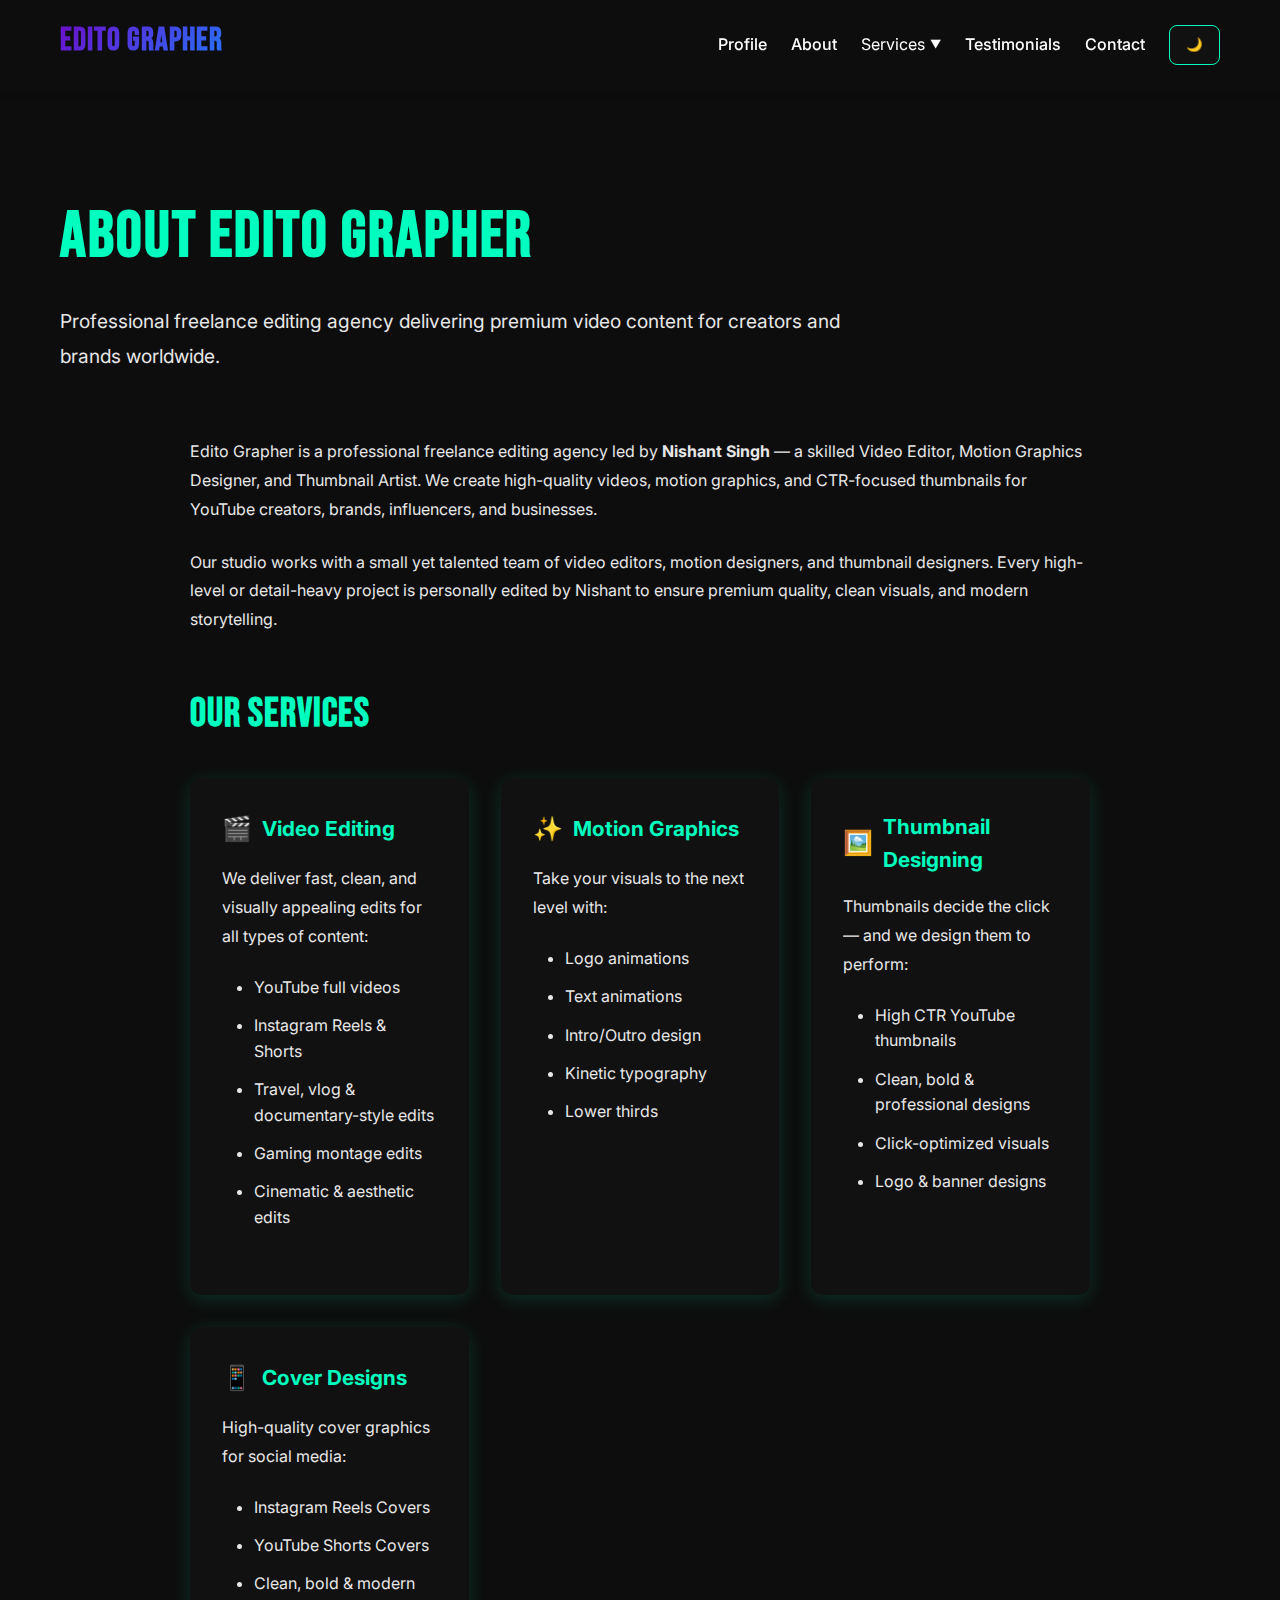
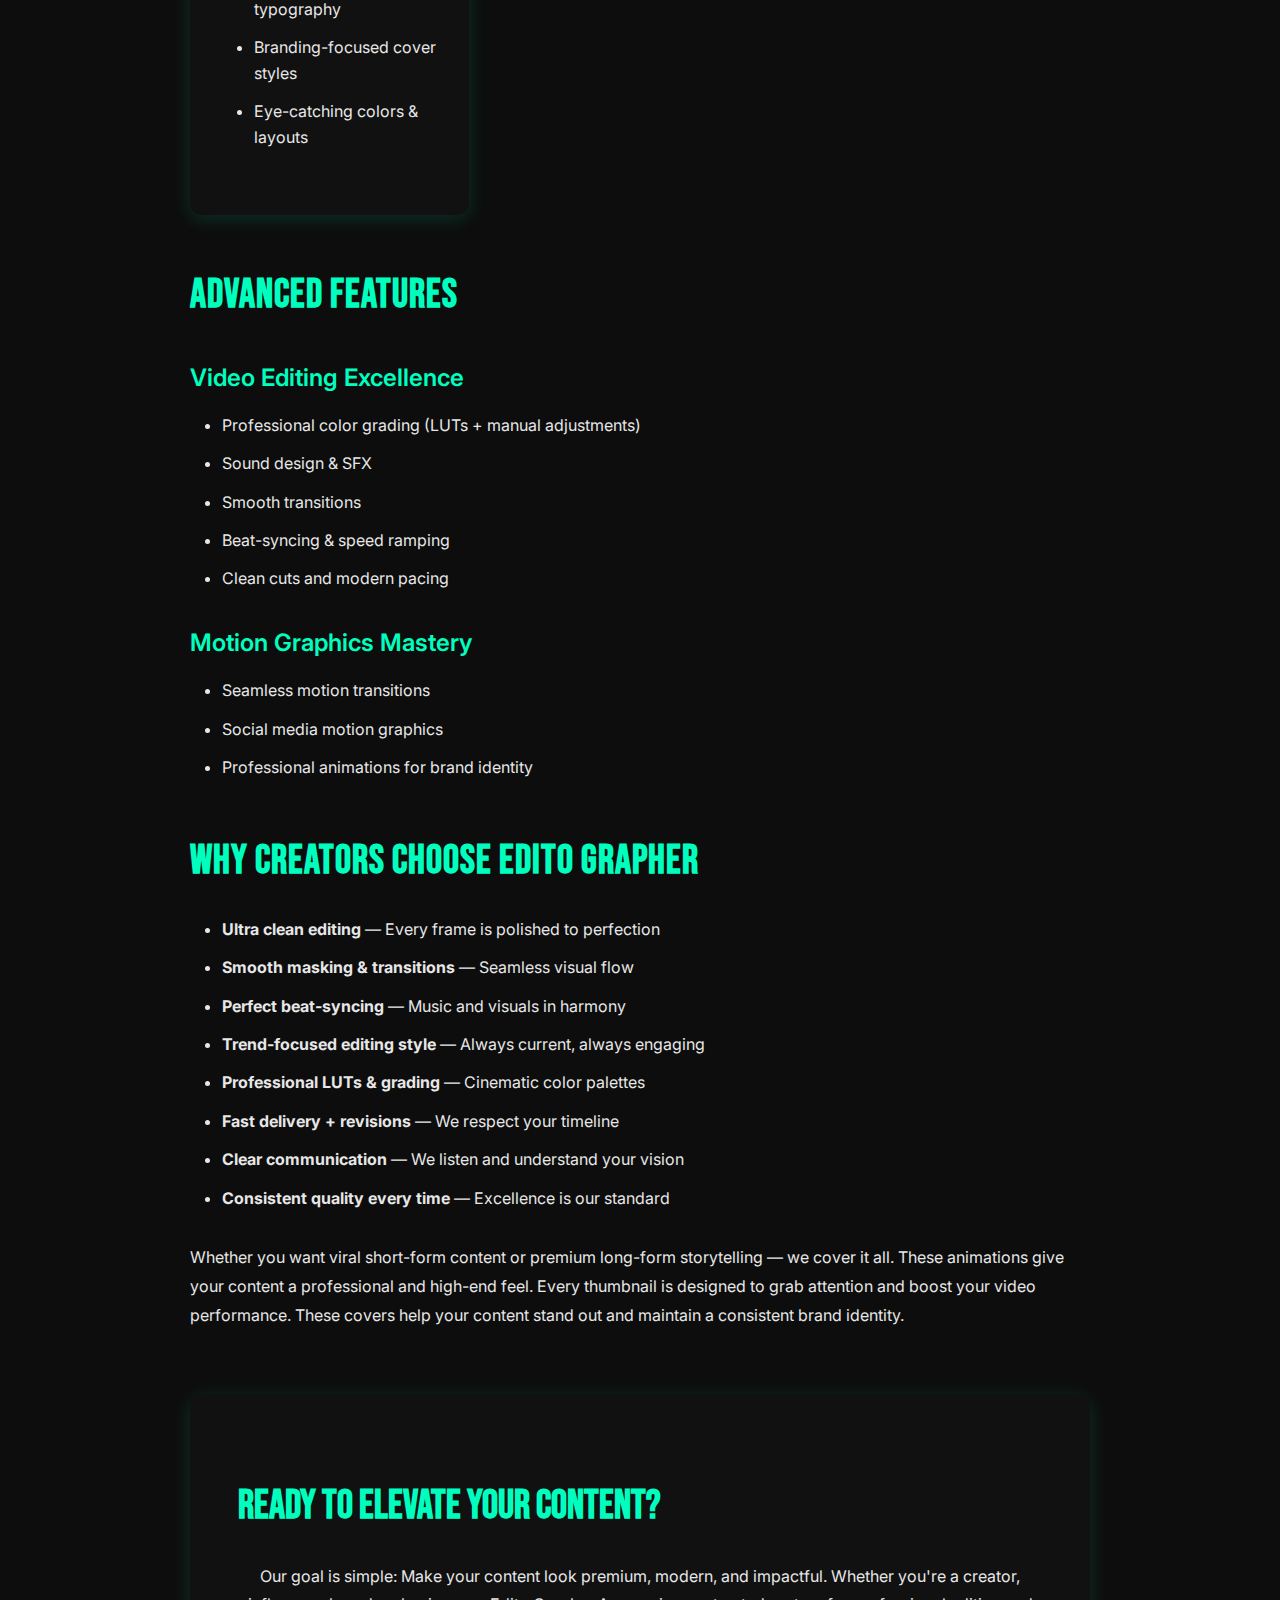
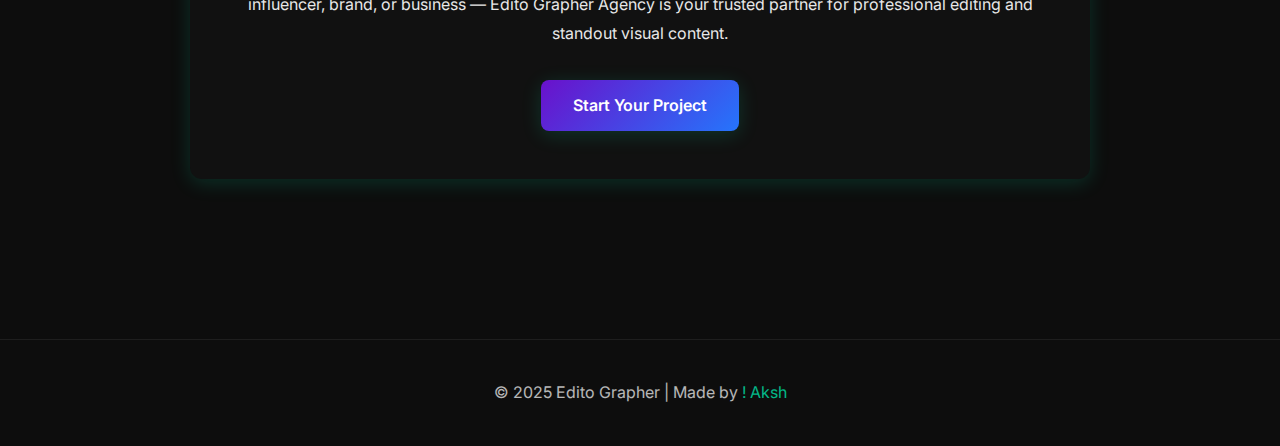
<file: about.html>
<!DOCTYPE html>
<html lang="en">
<head>
  <meta charset="UTF-8">
  <meta name="viewport" content="width=device-width, initial-scale=1.0">
  <title>About Us | Edito Grapher</title>
  <link href="https://fonts.googleapis.com/css2?family=Bebas+Neue&family=Inter:wght@300;400;500;600&display=swap" rel="stylesheet">
  <link rel="stylesheet" href="style.css">
</head>
<body data-theme="dark">
  <header>
    <div class="container header-container">
      <div class="logo"><a href="index.html"><h1>Edito Grapher</h1></a></div>
      <nav class="navbar">
        <ul class="nav-links" id="navLinks">
          <li><a href="index.html#profile">Profile</a></li>
          <li><a href="about.html">About</a></li>
          <li class="dropdown">
            <p>Services</p>
            <ul class="dropdown-menu">
              <li><a href="index.html#videos">Videos</a></li>
              <li><a href="index.html#thumbnails">Thumbnails</a></li>
              <li><a href="index.html#covers">Covers</a></li>
            </ul>
          </li>
          <li><a href="index.html#testimonials">Testimonials</a></li>
          <li><a href="index.html#contact">Contact</a></li>
        </ul>
        <button class="toggle-btn" id="themeToggle">🌙</button>
        <button class="hamburger" id="hamburgerBtn">
          <span class="bar"></span>
          <span class="bar"></span>
          <span class="bar"></span>
        </button>
      </nav>
    </div>
  </header>

  <section class="about-section">
    <div class="container">
      <div class="about-header">
        <h1>About Edito Grapher</h1>
        <p>Professional freelance editing agency delivering premium video content for creators and brands worldwide.</p>
      </div>
      
      <div class="about-content">
        <p>Edito Grapher is a professional freelance editing agency led by <strong>Nishant Singh</strong> — a skilled Video Editor, Motion Graphics Designer, and Thumbnail Artist. We create high-quality videos, motion graphics, and CTR-focused thumbnails for YouTube creators, brands, influencers, and businesses.</p>
        
        <p>Our studio works with a small yet talented team of video editors, motion designers, and thumbnail designers. Every high-level or detail-heavy project is personally edited by Nishant to ensure premium quality, clean visuals, and modern storytelling.</p>
        
        <h2>Our Services</h2>
        
        <div class="services-grid">
          <div class="service-card">
            <h4><span class="service-icon">🎬</span> Video Editing</h4>
            <p>We deliver fast, clean, and visually appealing edits for all types of content:</p>
            <ul>
              <li>YouTube full videos</li>
              <li>Instagram Reels & Shorts</li>
              <li>Travel, vlog & documentary-style edits</li>
              <li>Gaming montage edits</li>
              <li>Cinematic & aesthetic edits</li>
            </ul>
          </div>
          
          <div class="service-card">
            <h4><span class="service-icon">✨</span> Motion Graphics</h4>
            <p>Take your visuals to the next level with:</p>
            <ul>
              <li>Logo animations</li>
              <li>Text animations</li>
              <li>Intro/Outro design</li>
              <li>Kinetic typography</li>
              <li>Lower thirds</li>
            </ul>
          </div>
          
          <div class="service-card">
            <h4><span class="service-icon">🖼️</span> Thumbnail Designing</h4>
            <p>Thumbnails decide the click — and we design them to perform:</p>
            <ul>
              <li>High CTR YouTube thumbnails</li>
              <li>Clean, bold & professional designs</li>
              <li>Click-optimized visuals</li>
              <li>Logo & banner designs</li>
            </ul>
          </div>
          
          <div class="service-card">
            <h4><span class="service-icon">📱</span> Cover Designs</h4>
            <p>High-quality cover graphics for social media:</p>
            <ul>
              <li>Instagram Reels Covers</li>
              <li>YouTube Shorts Covers</li>
              <li>Clean, bold & modern typography</li>
              <li>Branding-focused cover styles</li>
              <li>Eye-catching colors & layouts</li>
            </ul>
          </div>
        </div>
        
        <h2>Advanced Features</h2>
        <h3>Video Editing Excellence</h3>
        <ul>
          <li>Professional color grading (LUTs + manual adjustments)</li>
          <li>Sound design & SFX</li>
          <li>Smooth transitions</li>
          <li>Beat-syncing & speed ramping</li>
          <li>Clean cuts and modern pacing</li>
        </ul>
        
        <h3>Motion Graphics Mastery</h3>
        <ul>
          <li>Seamless motion transitions</li>
          <li>Social media motion graphics</li>
          <li>Professional animations for brand identity</li>
        </ul>
        
        <h2>Why Creators Choose Edito Grapher</h2>
        <ul>
          <li><strong>Ultra clean editing</strong> — Every frame is polished to perfection</li>
          <li><strong>Smooth masking & transitions</strong> — Seamless visual flow</li>
          <li><strong>Perfect beat-syncing</strong> — Music and visuals in harmony</li>
          <li><strong>Trend-focused editing style</strong> — Always current, always engaging</li>
          <li><strong>Professional LUTs & grading</strong> — Cinematic color palettes</li>
          <li><strong>Fast delivery + revisions</strong> — We respect your timeline</li>
          <li><strong>Clear communication</strong> — We listen and understand your vision</li>
          <li><strong>Consistent quality every time</strong> — Excellence is our standard</li>
        </ul>
        
        <p>Whether you want viral short-form content or premium long-form storytelling — we cover it all. These animations give your content a professional and high-end feel. Every thumbnail is designed to grab attention and boost your video performance. These covers help your content stand out and maintain a consistent brand identity.</p>
        
        <div class="about-cta">
          <h3>Ready to Elevate Your Content?</h3>
          <p>Our goal is simple: Make your content look premium, modern, and impactful. Whether you're a creator, influencer, brand, or business — Edito Grapher Agency is your trusted partner for professional editing and standout visual content.</p>
          <a href="index.html#contact" class="btn">Start Your Project</a>
        </div>
      </div>
    </div>
  </section>

  <footer>
    <div class="container">
      <p>© 2025 Edito Grapher | Made by <a href="https://www.instagram.com/aksh.developer/">! Aksh</a></p>
    </div>
  </footer>

  <script src="script.js"></script>
</body>
</html>
</file>
<file: style.css>
:root {
      --bg: #0d0d0d;
      --text: #ffffff;
      --accent: #00ffbf;
      --card-bg: #111111;
      --gradient: linear-gradient(135deg, #6a11cb, #2575fc);
      --shadow: 0 4px 20px rgba(0, 255, 191, 0.15);
      --transition: all 0.3s ease;
    }

    [data-theme="light"] {
      --bg: #ffffff;
      --text: #0d0d0d;
      --card-bg: #f3f3f3;
      --accent: #00c1a1;
      --shadow: 0 4px 20px rgba(0, 193, 161, 0.15);
    }

    * {
      margin: 0;
      padding: 0;
      box-sizing: border-box;
    }

    body {
      font-family: "Inter", sans-serif;
      background: var(--bg);
      color: var(--text);
      transition: var(--transition);
      line-height: 1.6;
    }

    .container {
      width: 100%;
      max-width: 1200px;
      margin: auto;
      padding: 0 20px;
    }

    header {
      padding: 1.5rem 0;
      position: sticky;
      top: 0;
      background: var(--bg);
      z-index: 1000;
      box-shadow: 0 2px 10px rgba(0, 0, 0, 0.1);
    }

    .header-container {
      display: flex;
      justify-content: space-between;
      align-items: center;
    }

    .logo {
      font-family: "Bebas Neue", sans-serif;
      letter-spacing: 1px;
      background: var(--gradient);
      background-clip: text;
      -webkit-text-fill-color: transparent;
      white-space: nowrap;
      overflow: hidden;
      text-overflow: ellipsis;
      max-width: 400px;
    }

    .logo h1 {
      font-size: 2rem;
      line-height: 1;
      margin: 0;
      white-space: nowrap;
    }

    .logo a {
      text-decoration: none;
      display: inline-block;
      width: 100%;
      overflow: hidden;
    }

    /* Gradient title styling for about page and other headings */
    .gradient-title {
      font-family: "Bebas Neue", sans-serif;
      letter-spacing: 1px;
      background: var(--gradient);
      background-clip: text;
      -webkit-text-fill-color: transparent;
      margin: 0;
    }

    .navbar {
      display: flex;
      align-items: center;
      position: relative;
    }

    .hamburger {
      background: none;
      border: none;
      color: var(--text);
      cursor: pointer;
      display: none;
      z-index: 1001;
      margin-left: 1rem;
      transition: var(--transition);
      width: 40px;
      height: 40px;
      position: relative;
      padding: 0;
    }

    /* Hamburger to Cross Animation */
    .hamburger .bar {
      display: block;
      width: 25px;
      height: 3px;
      background: var(--text);
      margin: 5px auto;
      transition: var(--transition);
      position: absolute;
      left: 7px;
    }

    .hamburger .bar:nth-child(1) {
      top: 10px;
    }

    .hamburger .bar:nth-child(2) {
      top: 18px;
    }

    .hamburger .bar:nth-child(3) {
      top: 26px;
    }

    .hamburger.active .bar:nth-child(1) {
      transform: translateY(8px) rotate(45deg);
    }

    .hamburger.active .bar:nth-child(2) {
      opacity: 0;
    }

    .hamburger.active .bar:nth-child(3) {
      transform: translateY(-8px) rotate(-45deg);
    }

    .nav-links {
      display: flex;
      gap: 1.5rem;
      list-style: none;
      align-items: center;
    }

    .nav-links > li {
      position: relative;
    }

    .nav-links a {
      color: var(--text);
      font-weight: 500;
      text-decoration: none;
      transition: var(--transition);
      position: relative;
      padding: 0.5rem 0;
      display: flex;
      align-items: center;
      gap: 0.3rem;
      white-space: nowrap;
    }

    .nav-links a:hover {
      color: var(--accent);
    }

    .nav-links a::after {
      content: '';
      position: absolute;
      bottom: -5px;
      left: 0;
      width: 0;
      height: 2px;
      background: var(--accent);
      transition: var(--transition);
    }

    .nav-links a:hover::after {
      width: 100%;
    }

    /* Dropdown Styles */
    .dropdown {
      position: relative;
    }

    .dropdown > a::after,
    .dropdown > p::after {
      content: '▼';
      font-size: 0.7rem;
      margin-left: 0.3rem;
      transition: transform 0.3s ease;
    }

    .dropdown:hover > a::after,
    .dropdown:hover > p::after {
      transform: rotate(180deg);
    }

    .dropdown > p {
      margin: 0;
      padding: 0;
      cursor: pointer;
      color: var(--text);
      display: inline-flex;
      align-items: center;
      text-decoration: none;
      font-size: inherit;
      transition: var(--transition);
    }

    .dropdown > p:hover {
      color: var(--accent);
    }

    .dropdown-menu {
      position: absolute;
      top: 100%;
      left: 0;
      background: var(--card-bg);
      min-width: 180px;
      padding: 0.5rem 0;
      border-radius: 8px;
      box-shadow: var(--shadow);
      opacity: 0;
      visibility: hidden;
      transform: translateY(10px);
      transition: all 0.3s ease;
      z-index: 1000;
    }

    .dropdown:hover .dropdown-menu {
      opacity: 1;
      visibility: visible;
      transform: translateY(0);
    }

    .dropdown-menu li {
      list-style: none;
    }

    .dropdown-menu a {
      padding: 0.7rem 1.2rem;
      display: block;
      color: var(--text);
      text-decoration: none;
      transition: var(--transition);
      border-left: 3px solid transparent;
    }

    .dropdown-menu a:hover {
      background: rgba(0, 255, 191, 0.1);
      color: var(--accent);
      border-left-color: var(--accent);
    }

    .toggle-btn {
      background: var(--card-bg);
      border: 1px solid var(--accent);
      padding: 0.5rem 1rem;
      border-radius: 8px;
      cursor: pointer;
      color: var(--accent);
      font-weight: 600;
      transition: var(--transition);
      margin-left: 1.5rem;
      white-space: nowrap;
      height: 40px; /* Fixed height for alignment */
      display: flex;
      align-items: center;
      justify-content: center;
    }

    .toggle-btn:hover {
      background: var(--accent);
      color: var(--bg);
    }

    #profile span, .about-section span {
      color: var(--accent);
    }

    .btn {
      display: inline-block;
      padding: 0.8rem 2rem;
      background: var(--gradient);
      color: white;
      border-radius: 8px;
      text-decoration: none;
      font-weight: 600;
      transition: var(--transition);
      border: none;
      cursor: pointer;
      box-shadow: var(--shadow);
    }

    .btn:hover {
      transform: translateY(-3px);
      box-shadow: 0 6px 25px rgba(0, 255, 191, 0.3);
    }

    .section {
      padding: 5rem 0;
      opacity: 0;
      transform: translateY(20px);
      transition: opacity 0.6s ease, transform 0.6s ease;
    }

    .section.visible {
      opacity: 1;
      transform: translateY(0);
    }

    .section-title {
      text-align: center;
      margin-bottom: 3rem;
      font-size: 2.8rem;
      font-family: "Bebas Neue";
      color: var(--accent);
      letter-spacing: 1px;
    }

    /* About Page Title Alignment */
    .about-header {
      margin-bottom: 4rem;
      text-align: left;
    }

    .about-header h1 {
      font-family: "Bebas Neue";
      font-size: 4rem;
      color: var(--accent);
      margin-bottom: 1rem;
      letter-spacing: 2px;
      text-align: left;
    }

    .hero {
      position: relative;
      min-height: 100vh;
      overflow: hidden;
      display: flex;
      align-items: center;
      text-align: center;
      padding: 0;
      z-index: 1;
    }

    .hero-container {
      position: relative;
      z-index: 2;
      width: min(100%, 1200px);
      max-width: 1200px;
      min-height: 100vh;
      margin: 0 auto;
      padding: 2rem 20px;
      display: flex;
      flex-direction: column;
      justify-content: center;
      align-items: center;
      background: rgba(13, 13, 13, 0.25);
      backdrop-filter: blur(6px);
      -webkit-backdrop-filter: blur(6px);
      border-radius: 20px;
    }

    .header-video {
      position: absolute;
      top: 0;
      bottom: 0;
      left: 50%;
      width: min(100%, 1200px);
      max-width: 1200px;
      transform: translateX(-50%);
      z-index: 0;
    }

    .header-video video {
      width: 100%;
      height: 100%;
      object-fit: cover;
    }

    .hero::before {
      content: "";
      position: absolute;
      inset: 0;
      background: linear-gradient(
        180deg,
        rgba(0, 0, 0, 0.45) 0%,
        rgba(0, 0, 0, 0.35) 45%,
        rgba(0, 0, 0, 0.55) 100%
      );
      z-index: 1;
    }

    .profile-img {
      height: 280px;
      width: 280px;
      border-radius: 50%;
      border: 4px solid var(--accent);
      box-shadow: 0 0 20px var(--accent);
      margin-bottom: 1.5rem;
      object-fit: cover;
    }

    .hero-container h2 {
      font-family: "Bebas Neue";
      font-size: 3.2rem;
      margin-bottom: 1rem;
      background: var(--gradient);
      background-clip: text;
      -webkit-text-fill-color: transparent;
    }

    .hero-container p {
      max-width: 700px;
      margin: 0 auto;
      opacity: 0.9;
      font-size: 1.1rem;
    }

    .hero-container p span {
      color: var(--accent);
      font-weight: 600;
    }

    /* Video Section - Centered */
    #videos .gallery, #full-videos .gallery{
      display: grid;
      grid-template-columns: repeat(auto-fill, minmax(230px, 1fr));
      justify-content: center;
      gap: 2rem;
      margin-top: 2rem;
    }

    #full-videos .video {
      max-width: 300px;
    }

    .video {
      border-radius: 20px;
      box-shadow: var(--shadow);
      transition: var(--transition);
      max-width: 270px;
      cursor: pointer;
    }


    .video:hover {
      transform: scale(1.03);
      box-shadow: 0 10px 30px rgba(0, 255, 191, 0.3);
    }

    .video video {
      height: 100%;
      width: 100%;
      object-fit: cover;
      border-radius: 20px;
    }

    /* Thumbnail Section */
    .gallery {
      display: grid;
      grid-template-columns: repeat(auto-fill, minmax(280px, 1fr));
      gap: 2rem;
      margin-top: 2rem;
    }

    /* Testimonials Section - Redesigned */
    .testimonials {
      display: grid;
      grid-template-columns: repeat(auto-fit, minmax(300px, 1fr));
      gap: 2rem;
    }

    .testimonial-card {
      background: var(--card-bg);
      padding: 2rem;
      border-radius: 12px;
      box-shadow: var(--shadow);
      transition: var(--transition);
      position: relative;
      overflow: hidden;
    }

    .testimonial-card:hover {
      transform: translateY(-5px);
      box-shadow: 0 15px 35px rgba(0, 255, 191, 0.2);
    }

    .author-avatar {
      width: 60px;
      height: 60px;
      border-radius: 50%;
      background: var(--gradient);
      display: flex;
      align-items: center;
      justify-content: center;
      font-size: 1.5rem;
      font-weight: bold;
      color: white;
      margin-bottom: 1.5rem;
      text-transform: uppercase;
      box-shadow: 0 4px 10px rgba(0, 255, 191, 0.3);
    }

    .testimonial-text {
      font-style: italic;
      margin: 2.5rem 0;
      position: relative;
      line-height: 1.8;
    }

    .testimonial-text::before {
      content: '"';
      font-size: 3rem;
      color: var(--accent);
      position: absolute;
      top: -3rem;
      left: -0.5rem;
      opacity: 0.3;
      font-family: serif;
    }

    .testimonial-author {
      color: var(--accent);
      font-weight: 600;
      font-size: 1.1rem;
      display: flex;
      align-items: center;
      gap: 0.5rem;
    }

    .author-details {
      display: flex;
      flex-direction: column;
    }

    .author-name {
      font-weight: 700;
      color: var(--text);
    }

    .author-role {
      font-size: 0.9rem;
      opacity: 0.8;
      color: var(--text);
    }

    /* Software i use section */
    #sotware-i-use .tools {
      display: grid;
      grid-template-columns: repeat(3, minmax(0, 1fr));
      gap: 2rem;
      align-items: stretch;
    }

    #sotware-i-use .tool {
      display: flex;
      align-items: center;
      justify-content: center;
      flex-direction: column;
      gap: 1rem;
      min-height: 220px;
      padding: 1.25rem 1rem;
      border-radius: 12px;
      background: rgba(255, 255, 255, 0.03);
      border: 1px solid rgba(255, 255, 255, 0.08);
      perspective: 900px;
      transition: var(--transition);
    }

    #sotware-i-use .tools img {
      width: min(100%, 140px);
      height: 140px;
      object-fit: contain;
      display: block;
      transform-style: preserve-3d;
      backface-visibility: hidden;
      transform-origin: center;
      transition: transform 0.45s ease, filter 0.45s ease, box-shadow 0.45s ease;
    }

    #sotware-i-use .tool p {
      font-size: 1rem;
      font-weight: 600;
      text-align: center;
      line-height: 1.35;
      color: var(--text);
    }

    #sotware-i-use .tool:hover {
      transform: translateY(-5px);
      box-shadow: 0 15px 35px rgba(0, 255, 191, 0.2);
    }

    #sotware-i-use .tool img:hover,
    #sotware-i-use .tool:hover img,
    #sotware-i-use .tool:active img {
      transform: translateZ(28px) rotateX(14deg) rotateY(-14deg) scale(1.1);
      
    }

    /* Contact Section */
    .contact-container {
      display: grid;
      grid-template-columns: 1fr 1fr;
      gap: 3rem;
      align-items: start;
    }

    .contact-form {
      background: var(--card-bg);
      padding: 2.5rem;
      border-radius: 12px;
      box-shadow: var(--shadow);
    }

    .form-note {
      margin-top: 1rem;
      font-size: 0.9rem;
      opacity: 0.7;
      font-style: italic;
    }

    .form-group {
      margin-bottom: 1.5rem;
    }

    .form-input {
      width: 100%;
      padding: 1rem;
      border-radius: 8px;
      border: 1px solid rgba(255, 255, 255, 0.1);
      background: rgba(255, 255, 255, 0.05);
      color: var(--text);
      font-family: "Inter", sans-serif;
      transition: var(--transition);
    }

    .form-input:focus {
      outline: none;
      border-color: var(--accent);
      box-shadow: 0 0 0 2px rgba(0, 255, 191, 0.2);
    }

    textarea.form-input {
      resize: vertical;
      min-height: 120px;
    }

    .social-links {
      display: flex;
      flex-direction: column;
      gap: 1.5rem;
    }

    .social-title {
      font-family: "Bebas Neue";
      font-size: 2.2rem;
      color: var(--accent);
      margin-bottom: 1rem;
    }

    .social-link {
      display: flex;
      align-items: center;
      gap: 1rem;
      color: var(--accent);
      font-size: 1.2rem;
      text-decoration: none;
      transition: var(--transition);
      padding: 0.8rem 1rem;
      border-radius: 8px;
    }

    .social-link:hover {
      background: rgba(0, 255, 191, 0.1);
      transform: translateX(5px);
    }

    .social-icon {
      font-size: 1.5rem;
    }

    footer {
      margin-top: 4rem;
      padding: 2.5rem 0;
      text-align: center;
      opacity: 0.7;
      border-top: 1px solid rgba(255, 255, 255, 0.1);
    }

    footer a {
      text-decoration: none;
      color: var(--accent);
    }

    /* Modal/Lightbox */
    .lightbox {
      display: none;
      position: fixed;
      top: 0;
      left: 0;
      width: 100%;
      height: 100%;
      background: rgba(0, 0, 0, 0.95);
      z-index: 2000;
      justify-content: center;
      align-items: center;
    }

    .lightbox.active {
      display: flex;
    }

    .lightbox-content {
      max-width: 90%;
      max-height: 90%;
      position: relative;
    }

    .lightbox-content img,
    .lightbox-content video {
      max-width: 100%;
      max-height: 90vh;
      border-radius: 10px;
      background: #000;
    }

    .lightbox-nav {
      position: absolute;
      top: 50%;
      width: 100%;
      display: flex;
      justify-content: space-between;
      transform: translateY(-50%);
    }

    .lightbox-prev,
    .lightbox-next {
      background: rgba(0, 255, 191, 0.3);
      border: none;
      color: white;
      font-size: 2rem;
      width: 50px;
      height: 50px;
      border-radius: 50%;
      cursor: pointer;
      transition: var(--transition);
      backdrop-filter: blur(5px);
      display: flex;
      align-items: center;
      justify-content: center;
    }

    .lightbox-prev:hover,
    .lightbox-next:hover {
      background: rgba(0, 255, 191, 0.6);
    }

    .lightbox-close {
      position: absolute;
      top: 20px;
      right: 20px;
      background: rgba(255, 0, 0, 0.3);
      border: none;
      color: white;
      font-size: 2rem;
      width: 50px;
      height: 50px;
      border-radius: 50%;
      cursor: pointer;
      transition: var(--transition);
      backdrop-filter: blur(5px);
      display: flex;
      align-items: center;
      justify-content: center;
      z-index: 2001;
    }

    .lightbox-close:hover {
      background: rgba(255, 0, 0, 0.6);
    }

    /* About Page Styles - Updated */
    .about-section {
      padding: 6rem 0;
    }

    .about-header p {
      max-width: 800px;
      font-size: 1.2rem;
      opacity: 0.9;
      text-align: left;
    }

    .about-content {
      max-width: 900px;
      margin: 0 auto;
    }

    .about-section h2 {
      font-family: "Bebas Neue";
      font-size: 2.5rem;
      color: var(--accent);
      margin: 3rem 0 1.5rem;
      letter-spacing: 1px;
      text-align: left;
    }

    .about-section h3 {
      font-size: 1.5rem;
      color: var(--accent);
      margin: 2rem 0 1rem;
      font-weight: 600;
      text-align: left;
    }

    .about-section p {
      margin-bottom: 1.5rem;
      line-height: 1.8;
      opacity: 0.9;
      text-align: left;
    }

    .about-section ul {
      margin-left: 2rem;
      margin-bottom: 2rem;
      text-align: left;
    }

    .about-section li {
      margin-bottom: 0.8rem;
      line-height: 1.6;
      opacity: 0.9;
      text-align: left;
    }

    .services-grid {
      display: grid;
      grid-template-columns: repeat(auto-fit, minmax(250px, 1fr));
      gap: 2rem;
      margin: 2rem 0;
    }

    .service-card {
      background: var(--card-bg);
      padding: 2rem;
      border-radius: 12px;
      box-shadow: var(--shadow);
      transition: var(--transition);
      text-align: left;
    }

    .service-card:hover {
      transform: translateY(-5px);
      box-shadow: 0 10px 30px rgba(0, 255, 191, 0.3);
    }

    .service-card h4 {
      color: var(--accent);
      font-size: 1.3rem;
      margin-bottom: 1rem;
      display: flex;
      align-items: center;
      gap: 10px;
      text-align: left;
    }

    .service-icon {
      font-size: 1.5rem;
    }

    .about-cta {
      text-align: center;
      margin-top: 4rem;
      padding: 3rem;
      background: var(--card-bg);
      border-radius: 12px;
      box-shadow: var(--shadow);
      max-width: 900px;
      margin-left: auto;
      margin-right: auto;
    }

    .about-cta h3 {
      font-family: "Bebas Neue";
      font-size: 2.5rem;
      color: var(--accent);
      margin-bottom: 1.5rem;
    }

    .about-cta p {
      text-align: center;
      margin-bottom: 2rem;
    }

    .see-more-btn {
      display: none;
      color: var(--accent);
      cursor: pointer;
      margin-top: 1rem;
    }

    /* Responsive Design */
    @media (max-width: 1100px) {
      .nav-links {
        gap: 1rem;
      }
      
      .logo {
        max-width: 350px;
      }
    }

    @media (max-width: 992px) {
      .contact-container {
        grid-template-columns: 1fr;
      }

      .see-more-btn {
        display: flex;
        align-items: center;
        justify-content: end;
      }
      
      .about-header h1 {
        font-size: 3.5rem;
      }
    }

    @media (max-width: 900px) {
      .hamburger {
        display: block;
      }

      .nav-links {
        position: fixed;
        top: 0;
        right: -100%;
        width: 70%;
        max-height: 100vh;
        overflow-y: auto;
        background: var(--card-bg);
        flex-direction: column;
        justify-content: flex-start;
        align-items: flex-start;
        gap: 1.5rem;
        transition: var(--transition);
        box-shadow: -5px 0 15px rgba(0, 0, 0, 0.1);
        z-index: 1000;
        padding-top: 80px;
        padding-left: 2rem;
        padding-bottom: 2rem;
      }

      .nav-links.active {
        right: 0;
      }

      .nav-links > li {
        width: 100%;
      }

      .nav-links a {
        padding: 0.8rem 0;
        font-size: 1.1rem;
        width: 100%;
      }

      /* Mobile dropdown - enable dropdown functionality in mobile menu */
      .dropdown {
        display: block;
        height: auto;
        width: 100%;
      }

      .dropdown > a,
      .dropdown > p {
        height: auto;
        padding: 0.8rem 0;
        width: 100%;
      }

      .dropdown > a::after,
      .dropdown > p::after {
        content: '▼';
        font-size: 0.7rem;
        margin-left: 0.3rem;
        transition: transform 0.3s ease;
      }

      .dropdown.active > a::after,
      .dropdown.active > p::after {
        transform: rotate(180deg);
      }

      /* Make dropdown menu flow within mobile nav (hidden by default, shown when .active) */
      .dropdown .dropdown-menu {
        position: static !important;
        background: transparent !important;
        box-shadow: none !important;
        min-width: 100%;
        padding: 0.5rem 0 !important;
        margin: 0.5rem 0 0 0 !important;
        opacity: 1 !important;
        visibility: visible !important;
        transform: none !important;
        border-radius: 0;
        z-index: 1001 !important;
        display: none !important;
      }

      .dropdown.active .dropdown-menu {
        display: block !important;
      }

      .dropdown .dropdown-menu li {
        list-style: none;
      }

      .dropdown .dropdown-menu a {
        padding: 0.6rem 0 0.6rem 1.5rem;
        display: block;
        color: var(--text);
        text-decoration: none;
        font-size: 1rem;
        border-left: 3px solid transparent;
        width: 100%;
      }

      .dropdown .dropdown-menu a:hover {
        background: rgba(0, 255, 191, 0.1);
        color: var(--accent);
        border-left-color: var(--accent);
      }

      .toggle-btn {
        /* Position inline next to hamburger */
        position: relative;
        top: 0;
        right: auto;
        margin: 0 0.5rem 0 0;
        z-index: 1002;
        height: 40px;
        padding: 0.5rem 0.8rem;
        display: inline-flex;
        align-items: center;
        justify-content: center;
      }
    }

    @media (max-width: 768px) {
      .section-title {
        font-size: 2.4rem;
      }
      
      .about-header h1 {
        font-size: 3rem;
        text-align: left;
      }
      
      .about-header p {
        text-align: left;
      }
      
      #videos .gallery {
        align-items: center;
      }

      #full-videos .gallery {
        justify-items: center;
      }

      #full-videos .video {
        width: 100%;
        max-width: 300px;
        margin: 0 auto;
      }
      
      .video {
        max-width: 220px;
      }
      
      .logo {
        max-width: 320px;
      }
      
      .logo h1 {
        font-size: 2rem;
      }

      #sotware-i-use .tools {
        grid-template-columns: repeat(2, minmax(0, 1fr));
        gap: 1.25rem;
      }

      #sotware-i-use .tool {
        min-height: 190px;
        padding: 1rem 0.8rem;
      }

      #sotware-i-use .tools img {
        width: min(100%, 110px);
        height: 110px;
      }
    }

    @media (max-width: 576px) {
      .hero-container h2 {
        font-size: 2.8rem;
      }
      
      .section-title {
        font-size: 2rem;
      }
      
      .about-header h1 {
        font-size: 2.5rem;
      }
      
      .about-section h2 {
        font-size: 2rem;
        text-align: left;
      }
      
      .gallery {
        grid-template-columns: 1fr;
      }
      
      .lightbox-prev,
      .lightbox-next {
        width: 40px;
        height: 40px;
        font-size: 1.5rem;
      }
      
      .lightbox-close {
        width: 40px;
        height: 40px;
        font-size: 1.5rem;
      }
      
      .testimonials {
        grid-template-columns: 1fr;
      }
      
      .logo {
        max-width: 350px;
      }
      
      .logo h1 {
        font-size: 2rem;
      }
      
      .toggle-btn {
        position: relative;
        right: auto;
        margin: 0 0.4rem 0 0;
        padding: 0.4rem 0.8rem;
        font-size: 0.9rem;
      }

      .video {
        max-width: 100%;
      }

      #full-videos .gallery {
        justify-items: center;
      }

      #sotware-i-use .tools {
        grid-template-columns: 1fr 1fr;
        gap: 1rem;
      }

      #sotware-i-use .tool {
        min-height: 160px;
      }

      #sotware-i-use .tools img {
        width: min(100%, 90px);
        height: 90px;
      }

      #sotware-i-use .tool p {
        font-size: 0.95rem;
      }
    }

    @media (max-width: 400px) {
      .logo {
        max-width: 260px;
      }
      
      .logo h1 {
        font-size: 1.5rem;
      }
      
      .hamburger {
        margin-left: 0.5rem;
      }
      
      .toggle-btn {
        position: relative;
        right: auto;
        margin: 0 0.3rem 0 0;
        padding: 0.3rem 0.6rem;
        font-size: 0.8rem;
      }
    }

    @media (max-width: 350px) {
      #sotware-i-use .tools {
        gap: 0.8rem;
      }

      #sotware-i-use .tool {
        min-height: 145px;
        padding: 0.8rem 0.6rem;
        gap: 0.7rem;
      }

      #sotware-i-use .tools img {
        width: min(100%, 76px);
        height: 76px;
      }

      #sotware-i-use .tool p {
        font-size: 0.85rem;
      }
    }
    
/* For Clients / Project Submission Form */
.project-submission-form {
  background: var(--card-bg);
  padding: 2.5rem;
  border-radius: 12px;
  box-shadow: var(--shadow);
  max-width: 700px;
  margin: 0 auto;
}

.project-submission-form .form-group {
  margin-bottom: 1.5rem;
}

.project-submission-form label {
  display: block;
  margin-bottom: 0.5rem;
  font-weight: 600;
  color: var(--text);
  font-size: 0.95rem;
}

.project-submission-form .form-input {
  width: 100%;
  padding: 0.9rem 1rem;
  border: 1px solid rgba(0, 255, 191, 0.3);
  border-radius: 8px;
  background: rgba(255, 255, 255, 0.05);
  color: var(--text);
  font-family: inherit;
  font-size: 0.95rem;
  transition: var(--transition);
}

.project-submission-form .form-input:focus {
  outline: none;
  border-color: var(--accent);
  background: rgba(255, 255, 255, 0.1);
  box-shadow: 0 0 10px rgba(0, 255, 191, 0.2);
}

.project-submission-form select.form-input {
  appearance: none;
  background-image: url("data:image/svg+xml,%3Csvg xmlns='http://www.w3.org/2000/svg' width='12' height='12' viewBox='0 0 12 12'%3E%3Cpath fill='%2300ffbf' d='M6 9L1 4h10z'/%3E%3C/svg%3E");
  background-repeat: no-repeat;
  background-position: right 1rem center;
  padding-right: 2.5rem;
}

.project-submission-form textarea {
  resize: vertical;
  font-family: inherit;
  min-height: 120px;
}

.project-submission-form .form-note {
  font-size: 0.85rem;
  color: rgba(0, 255, 191, 0.7);
  text-align: center;
  margin-top: 1rem;
}

@media (max-width: 600px) {
  .project-submission-form {
    padding: 1.5rem;
  }

  .project-submission-form .form-input {
    padding: 0.7rem 0.8rem;
    font-size: 0.9rem;
  }
}
</file>
